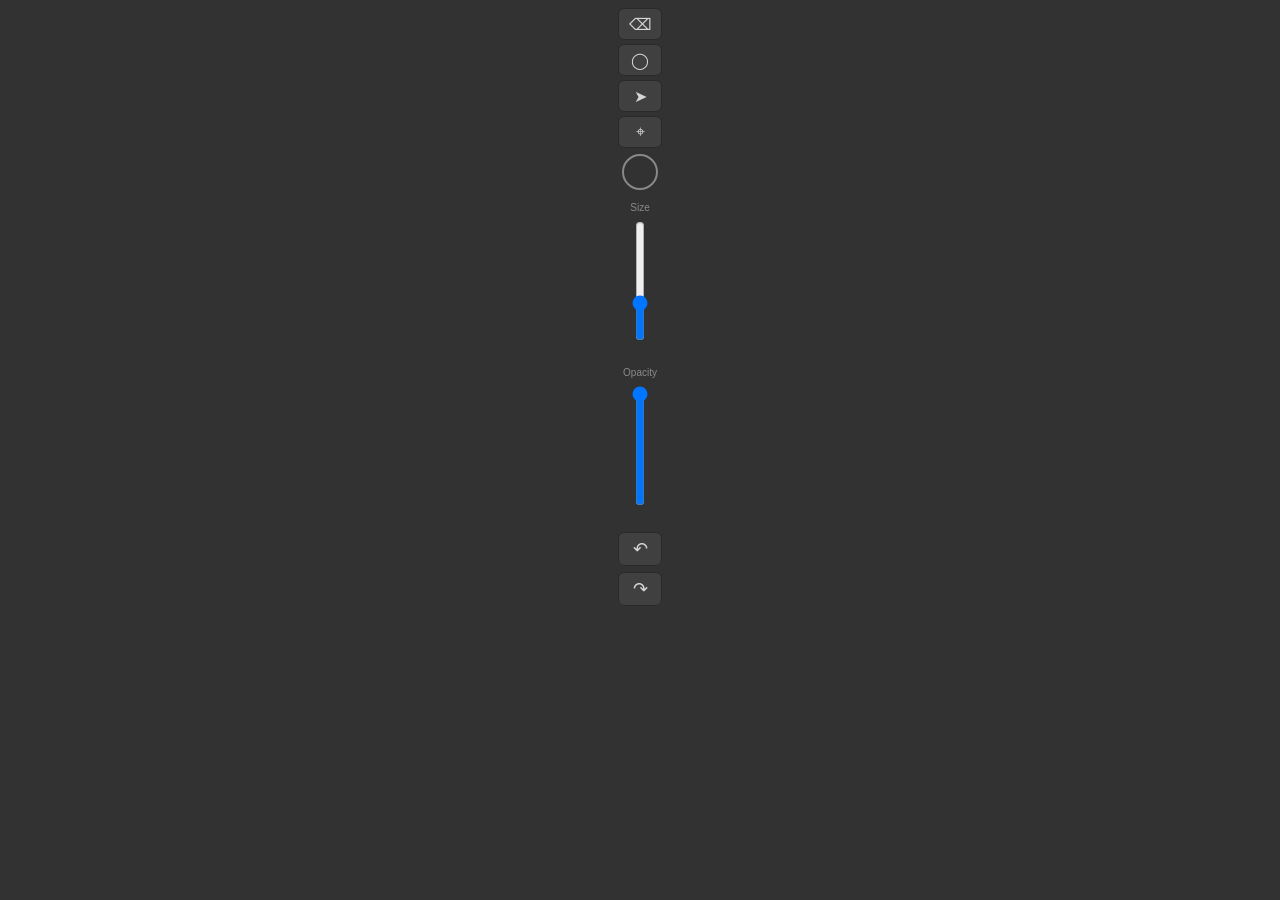
<file: rail/index.html>
<!doctype html>
<html><head><meta charset="utf-8"><title>InkStudio Rail</title>
<style>
:root { --bg: #323232; --fg: #d6d6d6; --dim: #8a8a8a; --hi: #1473e6; --line: #2a2a2a; }
* { box-sizing: border-box; }
html, body { margin: 0; height: 100%; background: var(--bg); color: var(--fg); font: 11px "Adobe Clean", -apple-system, "Segoe UI", sans-serif; user-select: none; overflow: hidden; }
#rail { display: flex; flex-direction: column; align-items: center; gap: 6px; padding: 8px 0; height: 100%; overflow-y: auto; }
.lbl { color: var(--dim); font-size: 10px; }
.val { font-size: 10px; min-height: 12px; }
/* vertical sliders, Procreate's left edge */
input[type=range].v { -webkit-appearance: slider-vertical; writing-mode: bt-lr; width: 28px; height: 120px; max-height: 16vh; min-height: 60px; flex-shrink: 1; }
button { width: 44px; height: 34px; border-radius: 6px; border: 1px solid var(--line); background: rgba(255,255,255,.07); color: var(--fg); font-size: 18px; }
button:active { background: var(--hi); }
#chip { flex-shrink: 0; cursor: pointer; width: 36px; height: 36px; border-radius: 50%; border: 2px solid #888; padding: 0; overflow: hidden; }
#chip input { width: 60px; height: 60px; margin: -10px; border: 0; padding: 0; background: none; }
#hist { display: grid; grid-template-columns: repeat(2, 16px); gap: 4px; }
#hist div { width: 16px; height: 16px; border-radius: 50%; border: 1px solid #666; }
.sp { flex: 1; }
#tools { display: flex; flex-direction: column; gap: 4px; }
#tools button { height: 32px; font-size: 16px; }
#tools button.on { background: var(--hi); color: #fff; }
#prev { width: 52px; height: 36px; border-radius: 6px; margin: 2px 0; flex-shrink: 0; border-radius: 4px; background: #f6f3ea; display: flex; align-items: center; justify-content: center; overflow: hidden; }
#pbar { width: 84%; border-radius: 999px; background: #1e1e1e; }
</style></head>
<body><div id="rail">
  <div id="tools">
    <button data-t="Adobe Eraser Tool" title="Eraser">⌫</button>
    <button data-t="Adobe Shaper Tool" title="Shape">◯</button>
    <button data-t="Adobe Select Tool" title="Select (V)">➤</button>
    <button data-t="Adobe Eyedropper Tool" title="Eyedropper (I)">⌖</button>
  </div>
  <div id="chip" title="Colour"><input id="col" type="hidden" value="#1e1e1e"></div>
  <div id="hist"></div>
  <span class="lbl">Size</span>
  <input id="size" class="v" type="range" min="0" max="100" step="1" value="29">
  <span id="sizev" class="val"></span>
  <span class="lbl">Opacity</span>
  <input id="op" class="v" type="range" min="1" max="100" step="1" value="100">
  <span id="opv" class="val"></span>
  <button id="undo" title="Undo">↶</button>
  <button id="redo" title="Redo">↷</button>
</div>
<script src="../js/CSInterface.js"></script>
<script>
var cs = new CSInterface();
// every call runs the current host.jsx (the panel's script engine otherwise keeps the version from panel start)
var _ev = cs.evalScript.bind(cs);
cs.evalScript = function (call, cb) { if (/^\$\.evalFile/.test(call)) return _ev(call, cb); _ev('$.evalFile("' + cs.getSystemPath(SystemPath.EXTENSION) + '/jsx/host.jsx");' + call, cb); };
function skin() {
  try { var c = cs.getHostEnvironment().appSkinInfo.panelBackgroundColor.color;
    document.documentElement.style.setProperty('--bg', 'rgb(' + Math.round(c.red) + ',' + Math.round(c.green) + ',' + Math.round(c.blue) + ')');
    if (c.red > 128) document.documentElement.style.setProperty('--fg', '#222'); } catch (e) {}
}
var hist = []; try { hist = JSON.parse(localStorage.getItem('ink.colors') || '[]'); } catch (e) {}
function drawHist() {
  var h = document.getElementById('hist'); h.innerHTML = '';
  hist.slice(0, 10).forEach(function (c) { var d = document.createElement('div'); d.style.background = c; d.onclick = function () { setColor(c); }; h.appendChild(d); });
}
function setColor(c) {
  document.getElementById('col').value = c;
  document.getElementById('chip').style.background = c;
  hist = [c].concat(hist.filter(function (x) { return x !== c; })).slice(0, 10);
  try { localStorage.setItem('ink.colors', JSON.stringify(hist)); } catch (e) {}
  drawHist();
  cs.evalScript('inkSetColor("' + c + '")');
}
var size = document.getElementById('size'), op = document.getElementById('op');
// log scale 0.02-5 pt: Envato brush art is large, so 1 pt is already a very wide stroke
function pt(v) { return 0.02 * Math.pow(2500, v / 100); }
function pos(w) { return Math.max(0, Math.min(100, Math.round(100 * Math.log(w / 0.02) / Math.log(2500)))); }
var zoom = 1, bh = 1, curW = 0.1;
function preview() { if (!document.getElementById('pbar')) return;   // the stroke as it will appear: weight x brush width x zoom, with the opacity and colour
  var px = Math.max(1, Math.min(60, curW * bh * zoom)), b = document.getElementById('pbar');
  b.style.height = px + 'px'; b.style.opacity = op.value / 100; b.style.background = document.getElementById('col').value;
}
function showSize(w) { curW = w; preview(); document.getElementById('sizev').textContent = (w < 1 ? w.toFixed(2) : w.toFixed(1)) + ' pt'; }
size.oninput = function () { showSize(pt(size.value)); };
size.onchange = function () { var w = pt(size.value); showSize(w); cs.evalScript('inkSetSize(' + w.toFixed(3) + ')'); };   // apply on release: one step, not dozens
op.oninput = function () { document.getElementById('opv').textContent = op.value + '%'; };
op.onchange = function () { document.getElementById('opv').textContent = op.value + '%'; cs.evalScript('inkSetOpacity(' + op.value + ')'); try { localStorage.setItem('ink.op', op.value); } catch (e) {} };
// new strokes take the rail's opacity (checked twice a second)
try { var so = localStorage.getItem('ink.op'); if (so) { op.value = so; } } catch (e) {}
var stampOn = true; try { stampOn = localStorage.getItem('ink.stampOff') !== '1'; } catch (e) {}
setInterval(function () { if (stampOn) cs.evalScript('inkStampNew(' + op.value + ')', function (r) {
  var v = Number(String(r).split('|')[1]);   // a medium picked in the library may have changed the opacity
  if (v >= 1 && v <= 100 && v != op.value && document.activeElement !== op) { op.value = v; document.getElementById('opv').textContent = v + '%'; }
}); }, 500);
// Rapid scripted tool switches crash Illustrator 2026 inside Adobe's OnBoarding plugin, so switches go
// out one at a time, at least 1.2 s apart; only the latest request is kept, a no-op switch is skipped.
var toolWant = '', toolBusy = false, toolLast = 0;
function wantTool(t) { toolWant = t; pumpTool(); }
function pumpTool() {
  if (toolBusy || !toolWant) return;
  var wait = toolLast + 1200 - Date.now();
  if (wait > 0) { setTimeout(pumpTool, wait); return; }
  var t = toolWant; toolWant = ''; toolBusy = true;
  cs.evalScript('inkTool("' + t + '")', function () { toolBusy = false; toolLast = Date.now(); pumpTool(); });
}
// tools (only names verified on Illustrator 2026: an unknown name crashes Illustrator)
Array.prototype.forEach.call(document.querySelectorAll('#tools button'), function (b) {
  b.onclick = function () {
    wantTool(b.dataset.t);
    Array.prototype.forEach.call(document.querySelectorAll('#tools button'), function (x) { x.classList.toggle('on', x === b); });
  };
});
document.getElementById('undo').onclick = function () { cs.evalScript('inkUndo()'); };
document.getElementById('redo').onclick = function () { cs.evalScript('inkRedo()'); };
document.getElementById('chip').onclick = function () {
  cs.evalScript('$.evalFile("' + cs.getSystemPath(SystemPath.EXTENSION) + '/jsx/host.jsx"); inkPickColor("' + document.getElementById('col').value + '")', function (h) {
    if (/^#[0-9a-f]{6}$/i.test(h)) { setColor(h); preview(); }
  });
};
function sync() {
  cs.evalScript('inkState()', function (r) {
    try { var s = JSON.parse(r); if (s.zoom) zoom = s.zoom; if (s.bh) bh = s.bh;
      if (s.size && document.activeElement !== size) { var w = Number(s.size); if (w === 1) { w = 0.1; cs.evalScript('inkSetSize(0.1)'); }  // Illustrator's 1 pt default is far too wide for these brushes
        size.value = pos(w); showSize(w); }
      if (s.color) { document.getElementById('col').value = s.color; document.getElementById('chip').style.background = s.color; } } catch (e) {}
  });
}
// (re)load the host functions: they load once at panel start, a page reload would keep old ones
cs.evalScript('$.evalFile("' + cs.getSystemPath(SystemPath.EXTENSION) + '/jsx/host.jsx")');
skin(); drawHist(); sync();
document.getElementById('opv').textContent = op.value + '%';
cs.addEventListener(CSInterface.THEME_COLOR_CHANGED_EVENT, skin);
cs.addEventListener('documentAfterActivate', sync);
setInterval(sync, 1500);   // follows zoom and brush changes
</script></body></html>
</file>
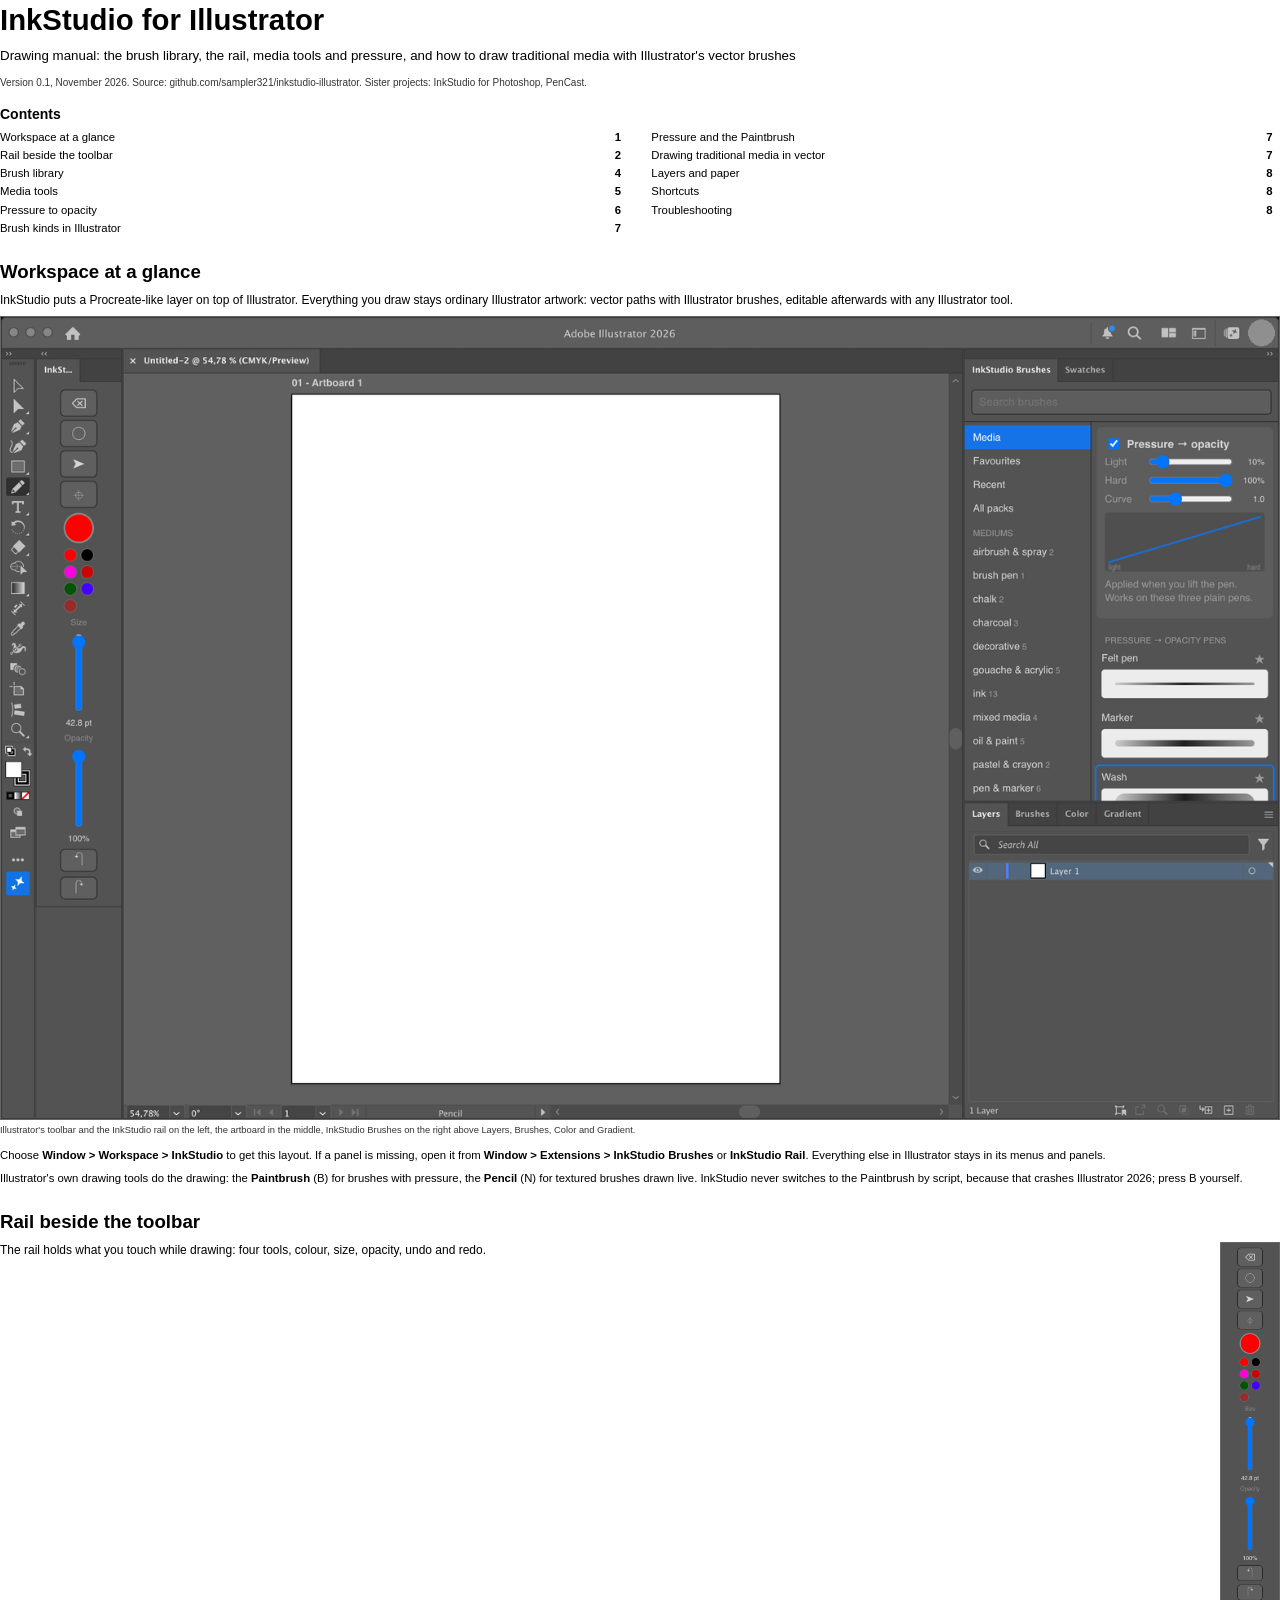
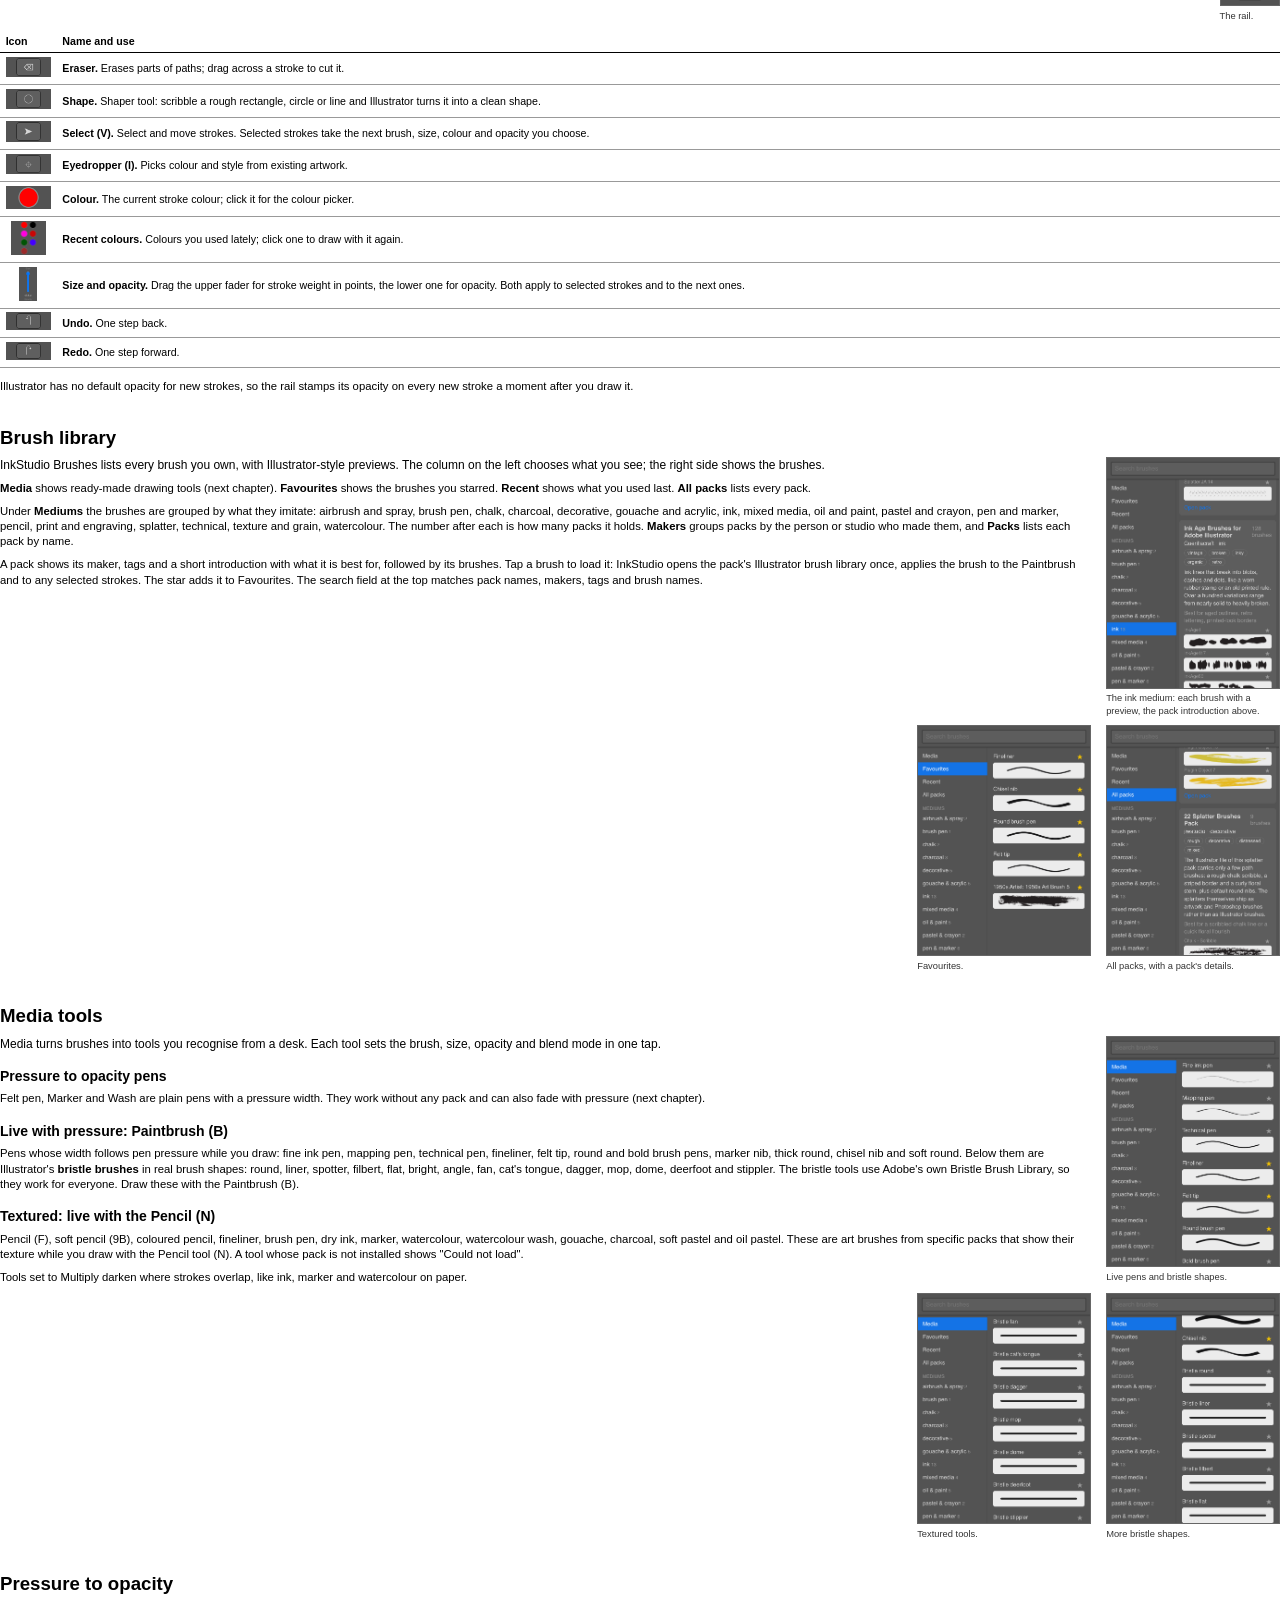
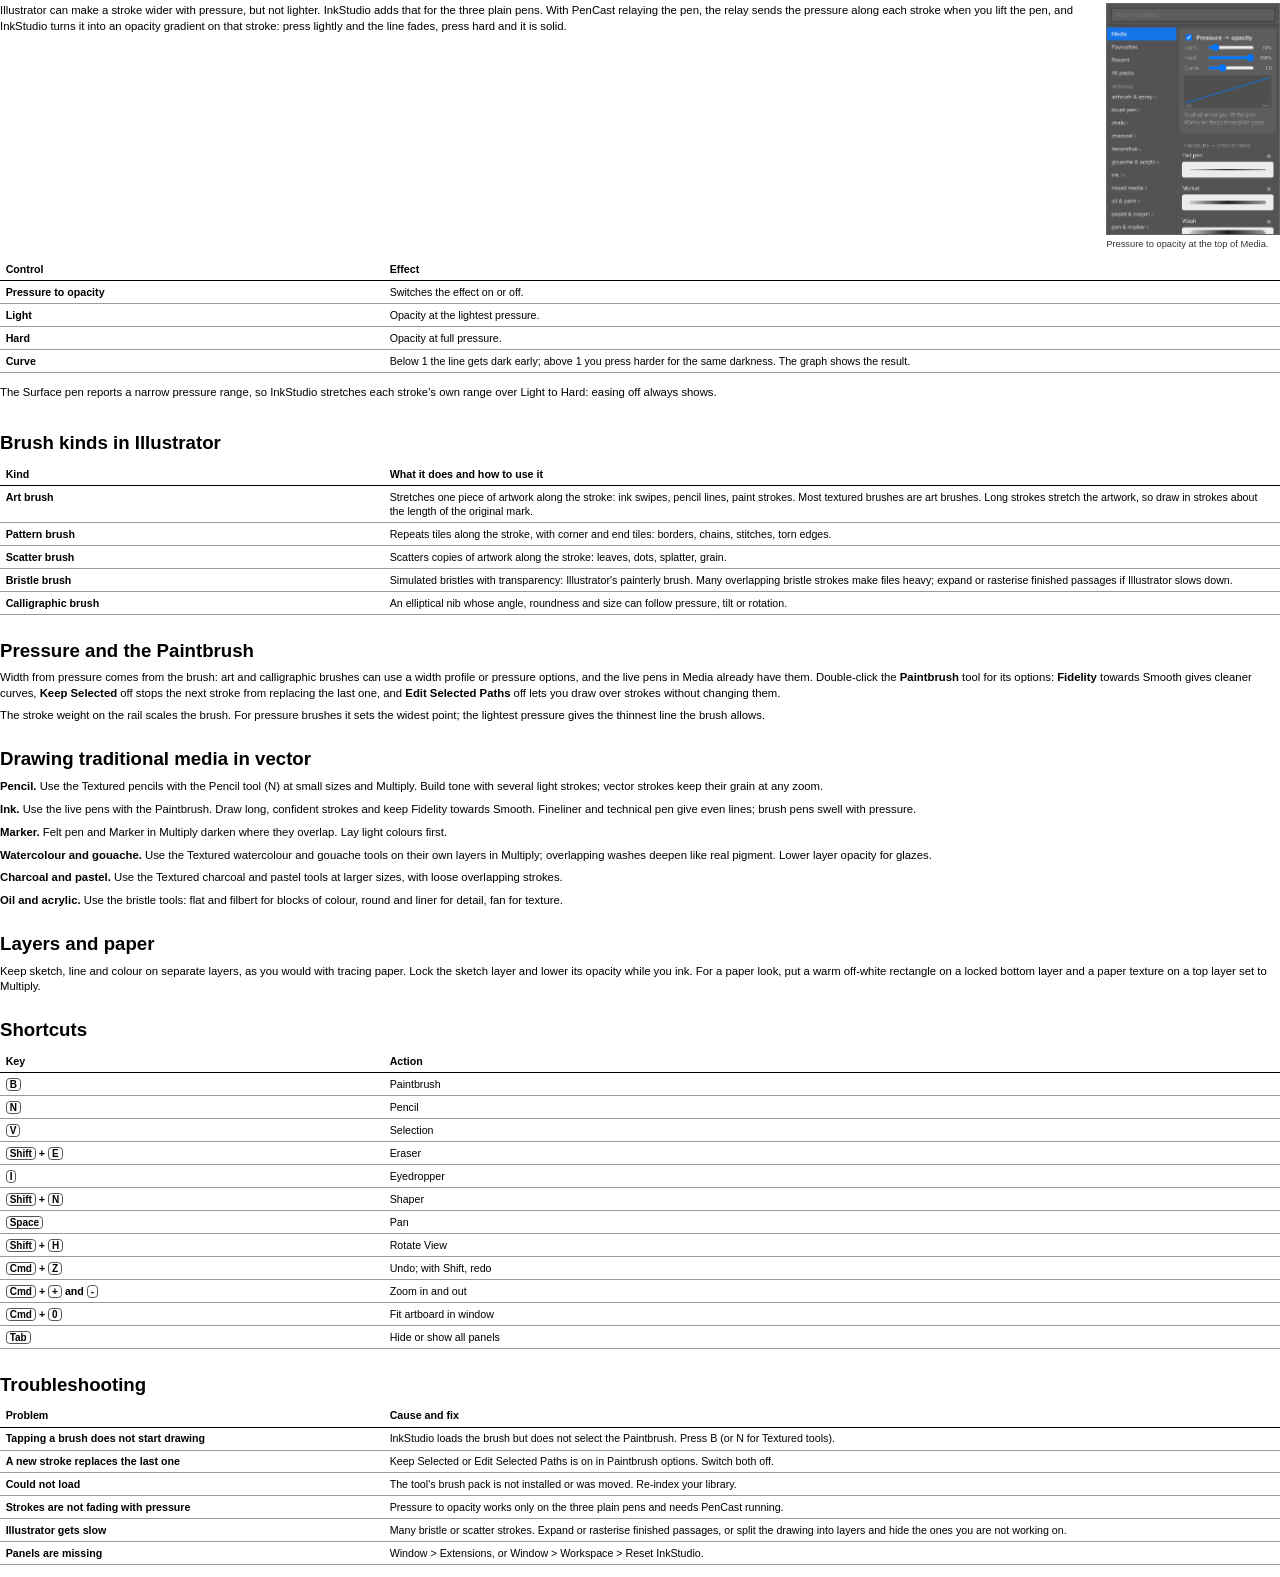
<file: docs/manual.html>
<!doctype html>
<html lang="en">
<head>
<meta charset="utf-8">
<title>InkStudio for Illustrator</title>
<style>
@page { size: A5; margin: 10mm 10mm 12mm 10mm; @bottom-center { content: counter(page); font: 7pt Arial; color: #555; } }
* { box-sizing: border-box; }
body { font-family: Arial, Helvetica, sans-serif; font-size: 8.5pt; line-height: 1.35; color: #000; margin: 0; }
h1 { font-size: 14pt; margin: 6mm 0 2mm; break-after: avoid; }
h2 { font-size: 10.5pt; margin: 4mm 0 1.5mm; break-after: avoid; }
h3 { font-size: 9pt; margin: 3mm 0 1mm; break-after: avoid; }
p { margin: 0 0 2mm; }
.lead { font-size: 9pt; }
table { width: 100%; border-collapse: collapse; margin: 1.5mm 0 3mm; font-size: 8pt; }
tr { break-inside: avoid; }
th, td { text-align: left; vertical-align: top; padding: 1mm 1.5mm; border-bottom: 0.3pt solid #999; }
th { font-weight: bold; border-bottom: 0.8pt solid #000; }
td:first-child { font-weight: bold; width: 30%; }
table.ico td:first-child { width: 14mm; text-align: center; vertical-align: middle; }
table.ico img { max-width: 12mm; max-height: 9mm; display: inline-block; }
table.ico td { vertical-align: middle; }
figure { margin: 2mm 0 3mm; break-inside: avoid; }
figure img { display: block; max-width: 100%; border: 0.3pt solid #666; }
figcaption { font-size: 7pt; color: #333; margin-top: 1mm; }
.side { float: right; width: 42mm; margin: 0 0 2mm 4mm; }
.clear { clear: both; }
.strip img { border: none; width: 100%; }
.cover h1 { font-size: 22pt; margin: 0 0 2mm; }
.cover .sub { font-size: 10pt; margin-bottom: 3mm; }
.cover .meta { font-size: 7.5pt; color: #333; margin-bottom: 4mm; }
.toc { columns: 2; column-gap: 6mm; font-size: 8.5pt; }
.toc div { break-inside: avoid; margin-bottom: 0.8mm; display: flex; justify-content: space-between; padding-right: 2mm; }
.toc .pg { font-weight: bold; }
kbd { font-family: Arial; font-size: 7.5pt; border: 0.5pt solid #555; border-radius: 1mm; padding: 0 0.8mm; }
</style>
</head>
<body>
<section class="cover">
<h1>InkStudio for Illustrator</h1>
<div class="sub">Drawing manual: the brush library, the rail, media tools and pressure, and how to draw traditional media with Illustrator's vector brushes</div>
<div class="meta">Version 0.1, November 2026. Source: github.com/sampler321/inkstudio-illustrator. Sister projects: InkStudio for Photoshop, PenCast.</div>
</section>
<h2>Contents</h2>
<div class="toc">
  <div><span>Workspace at a glance</span><span class="pg">1</span></div>
  <div><span>Rail beside the toolbar</span><span class="pg">2</span></div>
  <div><span>Brush library</span><span class="pg">4</span></div>
  <div><span>Media tools</span><span class="pg">5</span></div>
  <div><span>Pressure to opacity</span><span class="pg">6</span></div>
  <div><span>Brush kinds in Illustrator</span><span class="pg">7</span></div>
  <div><span>Pressure and the Paintbrush</span><span class="pg">7</span></div>
  <div><span>Drawing traditional media in vector</span><span class="pg">7</span></div>
  <div><span>Layers and paper</span><span class="pg">8</span></div>
  <div><span>Shortcuts</span><span class="pg">8</span></div>
  <div><span>Troubleshooting</span><span class="pg">8</span></div>
</div>

<h1>Workspace at a glance</h1>
<p class="lead">InkStudio puts a Procreate-like layer on top of Illustrator. Everything you draw stays ordinary Illustrator artwork: vector paths with Illustrator brushes, editable afterwards with any Illustrator tool.</p>
<figure><img src="img/workspace.png" alt=""><figcaption>Illustrator's toolbar and the InkStudio rail on the left, the artboard in the middle, InkStudio Brushes on the right above Layers, Brushes, Color and Gradient.</figcaption></figure>
<p>Choose <b>Window &gt; Workspace &gt; InkStudio</b> to get this layout. If a panel is missing, open it from <b>Window &gt; Extensions &gt; InkStudio Brushes</b> or <b>InkStudio Rail</b>. Everything else in Illustrator stays in its menus and panels.</p>
<p>Illustrator's own drawing tools do the drawing: the <b>Paintbrush</b> (B) for brushes with pressure, the <b>Pencil</b> (N) for textured brushes drawn live. InkStudio never switches to the Paintbrush by script, because that crashes Illustrator 2026; press B yourself.</p>

<h1>Rail beside the toolbar</h1>
<figure class="side" style="width:16mm"><img src="img/rail.png" alt=""><figcaption>The rail.</figcaption></figure>
<p class="lead">The rail holds what you touch while drawing: four tools, colour, size, opacity, undo and redo.</p>
<table class="k ico">
<tr><th>Icon</th><th>Name and use</th></tr>
<tr><td><img src="img/icons/rl-eraser.png" alt=""></td><td><b>Eraser.</b> Erases parts of paths; drag across a stroke to cut it.</td></tr>
<tr><td><img src="img/icons/rl-shape.png" alt=""></td><td><b>Shape.</b> Shaper tool: scribble a rough rectangle, circle or line and Illustrator turns it into a clean shape.</td></tr>
<tr><td><img src="img/icons/rl-select.png" alt=""></td><td><b>Select (V).</b> Select and move strokes. Selected strokes take the next brush, size, colour and opacity you choose.</td></tr>
<tr><td><img src="img/icons/rl-eyedrop.png" alt=""></td><td><b>Eyedropper (I).</b> Picks colour and style from existing artwork.</td></tr>
<tr><td><img src="img/icons/rl-colour.png" alt=""></td><td><b>Colour.</b> The current stroke colour; click it for the colour picker.</td></tr>
<tr><td><img src="img/icons/rl-swatches.png" alt=""></td><td><b>Recent colours.</b> Colours you used lately; click one to draw with it again.</td></tr>
<tr><td><img src="img/icons/rl-size.png" alt=""></td><td><b>Size and opacity.</b> Drag the upper fader for stroke weight in points, the lower one for opacity. Both apply to selected strokes and to the next ones.</td></tr>
<tr><td><img src="img/icons/rl-undo.png" alt=""></td><td><b>Undo.</b> One step back.</td></tr>
<tr><td><img src="img/icons/rl-redo.png" alt=""></td><td><b>Redo.</b> One step forward.</td></tr>
</table>
<p>Illustrator has no default opacity for new strokes, so the rail stamps its opacity on every new stroke a moment after you draw it.</p>
<div class="clear"></div>

<h1>Brush library</h1>
<figure class="side" style="width:46mm"><img src="img/lib-medium-ink.png" alt=""><figcaption>The ink medium: each brush with a preview, the pack introduction above.</figcaption></figure>
<p class="lead">InkStudio Brushes lists every brush you own, with Illustrator-style previews. The column on the left chooses what you see; the right side shows the brushes.</p>
<p><b>Media</b> shows ready-made drawing tools (next chapter). <b>Favourites</b> shows the brushes you starred. <b>Recent</b> shows what you used last. <b>All packs</b> lists every pack.</p>
<p>Under <b>Mediums</b> the brushes are grouped by what they imitate: airbrush and spray, brush pen, chalk, charcoal, decorative, gouache and acrylic, ink, mixed media, oil and paint, pastel and crayon, pen and marker, pencil, print and engraving, splatter, technical, texture and grain, watercolour. The number after each is how many packs it holds. <b>Makers</b> groups packs by the person or studio who made them, and <b>Packs</b> lists each pack by name.</p>
<p>A pack shows its maker, tags and a short introduction with what it is best for, followed by its brushes. Tap a brush to load it: InkStudio opens the pack's Illustrator brush library once, applies the brush to the Paintbrush and to any selected strokes. The star adds it to Favourites. The search field at the top matches pack names, makers, tags and brush names.</p>
<div class="clear"></div>
<figure class="side" style="width:46mm"><img src="img/lib-allpacks.png" alt=""><figcaption>All packs, with a pack's details.</figcaption></figure>
<figure class="side" style="width:46mm"><img src="img/lib-favourites.png" alt=""><figcaption>Favourites.</figcaption></figure>
<div class="clear"></div>

<h1>Media tools</h1>
<figure class="side" style="width:46mm"><img src="img/lib-media-500.png" alt=""><figcaption>Live pens and bristle shapes.</figcaption></figure>
<p class="lead">Media turns brushes into tools you recognise from a desk. Each tool sets the brush, size, opacity and blend mode in one tap.</p>
<h2>Pressure to opacity pens</h2>
<p>Felt pen, Marker and Wash are plain pens with a pressure width. They work without any pack and can also fade with pressure (next chapter).</p>
<h2>Live with pressure: Paintbrush (B)</h2>
<p>Pens whose width follows pen pressure while you draw: fine ink pen, mapping pen, technical pen, fineliner, felt tip, round and bold brush pens, marker nib, thick round, chisel nib and soft round. Below them are Illustrator's <b>bristle brushes</b> in real brush shapes: round, liner, spotter, filbert, flat, bright, angle, fan, cat's tongue, dagger, mop, dome, deerfoot and stippler. The bristle tools use Adobe's own Bristle Brush Library, so they work for everyone. Draw these with the Paintbrush (B).</p>
<h2>Textured: live with the Pencil (N)</h2>
<p>Pencil (F), soft pencil (9B), coloured pencil, fineliner, brush pen, dry ink, marker, watercolour, watercolour wash, gouache, charcoal, soft pastel and oil pastel. These are art brushes from specific packs that show their texture while you draw with the Pencil tool (N). A tool whose pack is not installed shows "Could not load".</p>
<p>Tools set to Multiply darken where strokes overlap, like ink, marker and watercolour on paper.</p>
<div class="clear"></div>
<figure class="side" style="width:46mm"><img src="img/lib-media-1100.png" alt=""><figcaption>More bristle shapes.</figcaption></figure>
<figure class="side" style="width:46mm"><img src="img/lib-media-1700.png" alt=""><figcaption>Textured tools.</figcaption></figure>
<div class="clear"></div>

<h1>Pressure to opacity</h1>
<figure class="side" style="width:46mm"><img src="img/lib-media.png" alt=""><figcaption>Pressure to opacity at the top of Media.</figcaption></figure>
<p>Illustrator can make a stroke wider with pressure, but not lighter. InkStudio adds that for the three plain pens. With PenCast relaying the pen, the relay sends the pressure along each stroke when you lift the pen, and InkStudio turns it into an opacity gradient on that stroke: press lightly and the line fades, press hard and it is solid.</p>
<table>
<tr><th>Control</th><th>Effect</th></tr>
<tr><td>Pressure to opacity</td><td>Switches the effect on or off.</td></tr>
<tr><td>Light</td><td>Opacity at the lightest pressure.</td></tr>
<tr><td>Hard</td><td>Opacity at full pressure.</td></tr>
<tr><td>Curve</td><td>Below 1 the line gets dark early; above 1 you press harder for the same darkness. The graph shows the result.</td></tr>
</table>
<p>The Surface pen reports a narrow pressure range, so InkStudio stretches each stroke's own range over Light to Hard: easing off always shows.</p>
<div class="clear"></div>

<h1>Brush kinds in Illustrator</h1>
<table>
<tr><th>Kind</th><th>What it does and how to use it</th></tr>
<tr><td>Art brush</td><td>Stretches one piece of artwork along the stroke: ink swipes, pencil lines, paint strokes. Most textured brushes are art brushes. Long strokes stretch the artwork, so draw in strokes about the length of the original mark.</td></tr>
<tr><td>Pattern brush</td><td>Repeats tiles along the stroke, with corner and end tiles: borders, chains, stitches, torn edges.</td></tr>
<tr><td>Scatter brush</td><td>Scatters copies of artwork along the stroke: leaves, dots, splatter, grain.</td></tr>
<tr><td>Bristle brush</td><td>Simulated bristles with transparency: Illustrator's painterly brush. Many overlapping bristle strokes make files heavy; expand or rasterise finished passages if Illustrator slows down.</td></tr>
<tr><td>Calligraphic brush</td><td>An elliptical nib whose angle, roundness and size can follow pressure, tilt or rotation.</td></tr>
</table>

<h1>Pressure and the Paintbrush</h1>
<p>Width from pressure comes from the brush: art and calligraphic brushes can use a width profile or pressure options, and the live pens in Media already have them. Double-click the <b>Paintbrush</b> tool for its options: <b>Fidelity</b> towards Smooth gives cleaner curves, <b>Keep Selected</b> off stops the next stroke from replacing the last one, and <b>Edit Selected Paths</b> off lets you draw over strokes without changing them.</p>
<p>The stroke weight on the rail scales the brush. For pressure brushes it sets the widest point; the lightest pressure gives the thinnest line the brush allows.</p>

<h1>Drawing traditional media in vector</h1>
<p><b>Pencil.</b> Use the Textured pencils with the Pencil tool (N) at small sizes and Multiply. Build tone with several light strokes; vector strokes keep their grain at any zoom.</p>
<p><b>Ink.</b> Use the live pens with the Paintbrush. Draw long, confident strokes and keep Fidelity towards Smooth. Fineliner and technical pen give even lines; brush pens swell with pressure.</p>
<p><b>Marker.</b> Felt pen and Marker in Multiply darken where they overlap. Lay light colours first.</p>
<p><b>Watercolour and gouache.</b> Use the Textured watercolour and gouache tools on their own layers in Multiply; overlapping washes deepen like real pigment. Lower layer opacity for glazes.</p>
<p><b>Charcoal and pastel.</b> Use the Textured charcoal and pastel tools at larger sizes, with loose overlapping strokes.</p>
<p><b>Oil and acrylic.</b> Use the bristle tools: flat and filbert for blocks of colour, round and liner for detail, fan for texture.</p>

<h1>Layers and paper</h1>
<p>Keep sketch, line and colour on separate layers, as you would with tracing paper. Lock the sketch layer and lower its opacity while you ink. For a paper look, put a warm off-white rectangle on a locked bottom layer and a paper texture on a top layer set to Multiply.</p>

<h1>Shortcuts</h1>
<table class="k">
<tr><th>Key</th><th>Action</th></tr>
<tr><td><kbd>B</kbd></td><td>Paintbrush</td></tr>
<tr><td><kbd>N</kbd></td><td>Pencil</td></tr>
<tr><td><kbd>V</kbd></td><td>Selection</td></tr>
<tr><td><kbd>Shift</kbd> + <kbd>E</kbd></td><td>Eraser</td></tr>
<tr><td><kbd>I</kbd></td><td>Eyedropper</td></tr>
<tr><td><kbd>Shift</kbd> + <kbd>N</kbd></td><td>Shaper</td></tr>
<tr><td><kbd>Space</kbd></td><td>Pan</td></tr>
<tr><td><kbd>Shift</kbd> + <kbd>H</kbd></td><td>Rotate View</td></tr>
<tr><td><kbd>Cmd</kbd> + <kbd>Z</kbd></td><td>Undo; with Shift, redo</td></tr>
<tr><td><kbd>Cmd</kbd> + <kbd>+</kbd> and <kbd>-</kbd></td><td>Zoom in and out</td></tr>
<tr><td><kbd>Cmd</kbd> + <kbd>0</kbd></td><td>Fit artboard in window</td></tr>
<tr><td><kbd>Tab</kbd></td><td>Hide or show all panels</td></tr>
</table>

<h1>Troubleshooting</h1>
<table>
<tr><th>Problem</th><th>Cause and fix</th></tr>
<tr><td>Tapping a brush does not start drawing</td><td>InkStudio loads the brush but does not select the Paintbrush. Press B (or N for Textured tools).</td></tr>
<tr><td>A new stroke replaces the last one</td><td>Keep Selected or Edit Selected Paths is on in Paintbrush options. Switch both off.</td></tr>
<tr><td>Could not load</td><td>The tool's brush pack is not installed or was moved. Re-index your library.</td></tr>
<tr><td>Strokes are not fading with pressure</td><td>Pressure to opacity works only on the three plain pens and needs PenCast running.</td></tr>
<tr><td>Illustrator gets slow</td><td>Many bristle or scatter strokes. Expand or rasterise finished passages, or split the drawing into layers and hide the ones you are not working on.</td></tr>
<tr><td>Panels are missing</td><td>Window &gt; Extensions, or Window &gt; Workspace &gt; Reset InkStudio.</td></tr>
</table>

</body>
</html>
</file>
